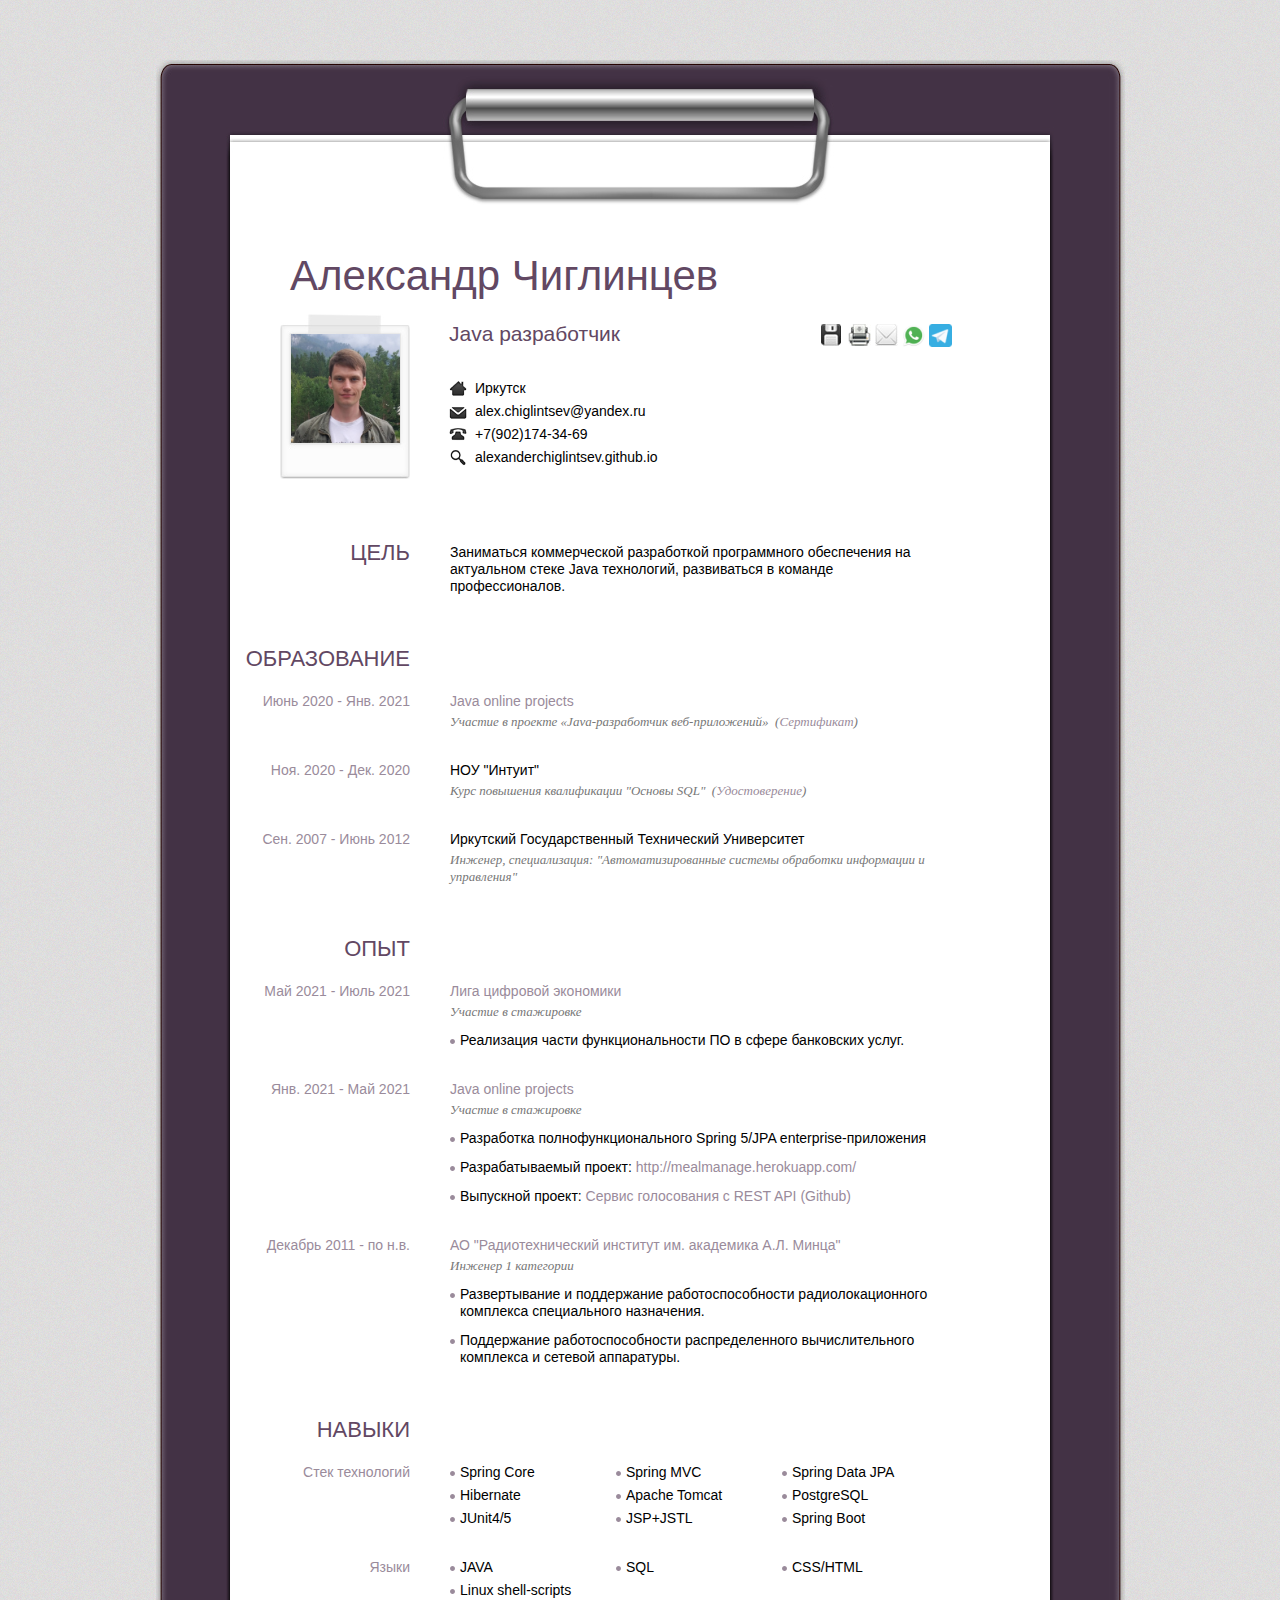
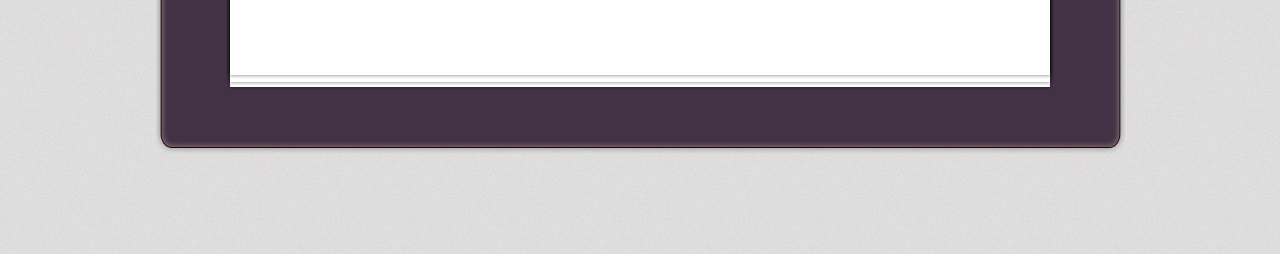
<file: index.html>
<!DOCTYPE html PUBLIC "-//W3C//DTD XHTML 1.0 Transitional//EN" "http://www.w3.org/TR/xhtml1/DTD/xhtml1-transitional.dtd">
<html xmlns="http://www.w3.org/1999/xhtml">
<head>
<meta http-equiv="Content-Type" content="text/html; charset=UTF-8" />
<title>Резюме - Александр Чиглинцев</title>
<link type="text/css" rel="stylesheet" href="css/purple.css" />
<link type="text/css" rel="stylesheet" href="css/print.css" media="print"/>
<!--[if IE 7]>
<link href="css/ie7.css" rel="stylesheet" type="text/css" />
<![endif]-->
<!--[if IE 6]>
<link href="css/ie6.css" rel="stylesheet" type="text/css" />
<![endif]-->
<script type="text/javascript" src="js/jquery-1.4.2.min.js"></script>
<script type="text/javascript" src="js/jquery.tipsy.js"></script>
<script type="text/javascript" src="js/scrollTo.js"></script>
<script type="text/javascript" src="js/jquery.colorbox.js"></script>
<script type="text/javascript" src="js/custom.js"></script>
<script type="text/javascript">
		
</script>
</head>
<body>
<!-- Begin Wrapper -->
<div id="wrapper">
  <div class="wrapper-top"></div>
  <div class="wrapper-mid">
    <!-- Begin Paper -->
    <div id="paper">
      <div class="paper-top"></div>
      <div id="paper-mid">
        <div class="entry">
		  <h1 class="name">Александр Чиглинцев</h1>
              
          <!-- Begin Image -->
          <img class="portrait" src="images/image.jpg" alt="Александр Чиглинцев" />
          <!-- End Image -->
          <!-- Begin Personal Information -->
          <div class="self">
            <h1><span>Java разработчик</span></h1>
            <ul>
              <li class="ad">Иркутск</li>
              <li class="mail">alex.chiglintsev@yandex.ru</li>
              <li class="tel">+7(902)174-34-69</li>
              <li class="web">alexanderchiglintsev.github.io</li>
            </ul>
          </div>
          <!-- End Personal Information -->
          <!-- Begin Social -->
          <div class="social">
            <ul>
              <li><a class='north' href="resume/Alexander_Chiglintsev_resume.pdf" title="Загрузить .pdf"><img src="images/icn-save.jpg" alt="Загрузить pdf версию" /></a></li>
              <li><a class='north' href="javascript:window.print()" title="Печать"><img src="images/icn-print.jpg" alt="" /></a></li>
              <li><a class='north' id="contact" href="contact/index.html" title="Написать мне"><img src="images/icn-contact.jpg" alt="" /></a></li>
              <li><a class='north' href="https://api.whatsapp.com/send?phone=79021743469" title="Написать мне в WhatsApp" target="_blank"><img src="images/icn-whatsapp.png" alt="" /></a></li>
              <li><a class='north' href="https://tgmsg.ru/alex_chiglintsev" title="Написать мне в Telegram" target="_blank"><img src="images/icn-telegram.png" alt="" /></a></li>
            </ul>
          </div>
          <!-- End Social -->
        </div>
        <!-- Begin 1st Row -->
        <div class="entry">
          <h2>ЦЕЛЬ</h2>
          <p>Заниматься коммерческой разработкой программного обеспечения на актуальном стеке Java технологий, развиваться в команде профессионалов.</p>
        </div>
        <!-- End 1st Row -->
        <!-- Begin 2nd Row -->
        <div class="entry">
          <h2>ОБРАЗОВАНИЕ</h2>
		  <div class="content">
            <h3>Июнь 2020 - Янв. 2021</h3>
            <p><a href="https://javaops.ru">Java online projects</a><br />
              <em>Участие в проекте «Java-разработчик веб-приложений» &nbsp(<a href="https://javaops.ru/certificate/basejava?email=sanex.idet@gmail.com" target="_blank">Сертификат</a>)</em></p>
          </div>
          <div class="content">
            <h3>Ноя. 2020 - Дек. 2020</h3>
            <p>НОУ "Интуит"<br />
              <em>Курс повышения квалификации "Основы SQL" &nbsp(<a href="https://intuit.ru/verifydiplomas/101416062" target="_blank">Удостоверение</a>)</em></p>
          </div>
          <div class="content">
            <h3>Сен. 2007 - Июнь 2012</h3>
            <p>Иркутский Государственный Технический Университет<br />
              <em>Инженер, специализация: "Автоматизированные системы обработки информации и управления"</em></p>
          </div>
        </div>
        <!-- End 2nd Row -->
        <!-- Begin 3rd Row -->
        <div class="entry">
          <h2>ОПЫТ</h2>
		  <div class="content">
            <h3>Май 2021 - Июль 2021</h3>
            <p><a href="https://www.digitalleague.ru/" target="_blank">Лига цифровой экономики</a><br />
              <em>Участие в стажировке</em></p>
            <ul class="info">
              <li>Реализация части функциональности ПО в сфере банковских услуг.</li>
            </ul>
          </div>
          <div class="content">
            <h3>Янв. 2021 - Май 2021</h3>
            <p><a href="https://javaops.ru" target="_blank">Java online projects</a><br />
              <em>Участие в стажировке</em></p>
            <ul class="info">
              <li>Разработка полнофункционального Spring 5/JPA enterprise-приложения</li>
              <li>Разрабатываемый проект: <a href="http://mealmanage.herokuapp.com/" target="_blank">http://mealmanage.herokuapp.com/</a></li>
			  <li>Выпускной проект: <a href="https://github.com/AlexanderChiglintsev/lunchvotes" target="_blank">Сервис голосования с REST API (Github)</a></li>
            </ul>
          </div>
          <div class="content">
            <h3>Декабрь 2011 - по н.в.</h3>
            <p><a href="https://www.rti-mints.ru/" target="_blank">АО "Радиотехнический институт им. академика А.Л. Минца" </a><br />
              <em>Инженер 1 категории</em></p>
            <ul class="info">
              <li>Развертывание и поддержание работоспособности радиолокационного комплекса специального назначения. </li>
              <li>Поддержание работоспособности распределенного вычислительного комплекса и сетевой аппаратуры. </li>
            </ul>
          </div>
        </div>
        <!-- End 3rd Row -->
        <!-- Begin 4th Row -->
        <div class="entry">
          <h2>НАВЫКИ</h2>
          <div class="content">
            <h3>Стек технологий</h3>
            <ul class="skills">
              <li>Spring Core</li>
              <li>Spring MVC</li>
              <li>Spring Data JPA</li>
              <li>Hibernate</li>
              <li>Apache Tomcat</li>
              <li>PostgreSQL</li>
              <li>JUnit4/5</li>
              <li>JSP+JSTL</li>
              <li>Spring Boot</li>
            </ul>
          </div>
          <div class="content">
            <h3>Языки</h3>
            <ul class="skills">
              <li>JAVA</li>
              <li>SQL</li>
              <li>CSS/HTML</li>
              <li>Linux shell-scripts</li>
            </ul>
          </div>
        </div>
        <!-- End 4th Row -->
        
      </div>
      <div class="clear"></div>
      <div class="paper-bottom"></div>
    </div>
    <!-- End Paper -->
  </div>
  <div class="wrapper-bottom"></div>
</div>
<!-- End Wrapper -->
</body>
</html>
</file>
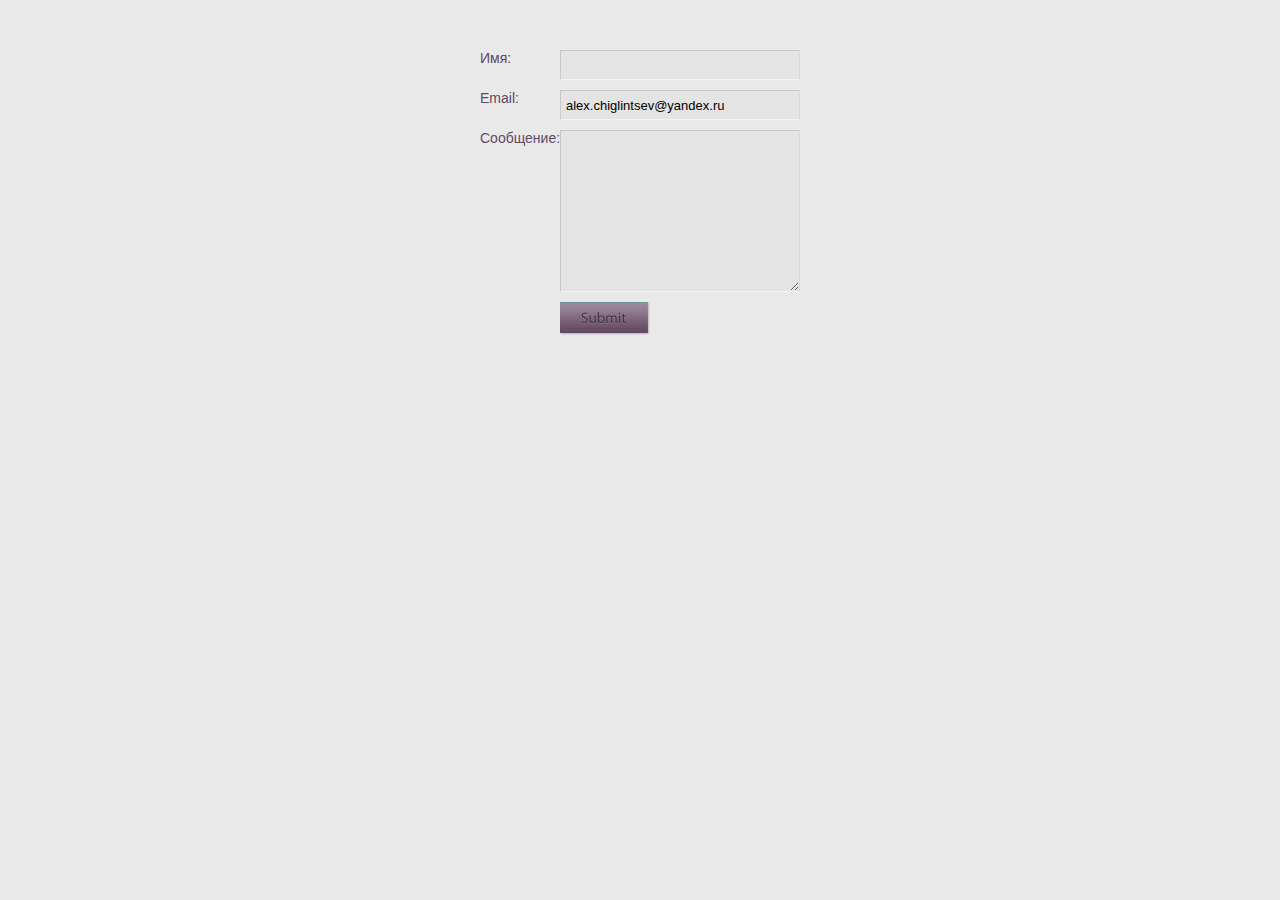
<file: contact/index.html>
<!DOCTYPE html PUBLIC "-//W3C//DTD XHTML 1.0 Transitional//EN" "http://www.w3.org/TR/xhtml1/DTD/xhtml1-transitional.dtd">
<html xmlns="http://www.w3.org/1999/xhtml">

<head>
	<meta http-equiv="Content-Type" content="text/html; charset=UTF-8" />
	<title>Форма для связи</title>
	<link rel="stylesheet" type="text/css" href="../css/purple.css" />
	<script type="text/javascript" src="js/jquery-1.2.6.min.js"></script>
	<script type="text/javascript" src="js/jquery.validate.js"></script>
	
	<script type="text/javascript">
	$(document).ready(function(){
		
		$("#contactform").validate();
	});
	</script>
</head>

<body class="contact">
<form method="post" action="contactengine.php" id="contactform">

<label for="Name">Имя:</label>

	<input type="text" name="Name" id="Name" class="required" />

<label for="Email">Email:</label>

	<input type="text" name="Email" id="Email" value="alex.chiglintsev@yandex.ru" class="required email" />

<label for="Message">Сообщение:</label>

	<textarea name="Message" id="Message" rows="10" cols="20" class="required"></textarea>
<div class="clear"></div>
<input type="submit" name="Отправить" value="" class="submit-button" />
</form>
	
</body>
</html>
</file>
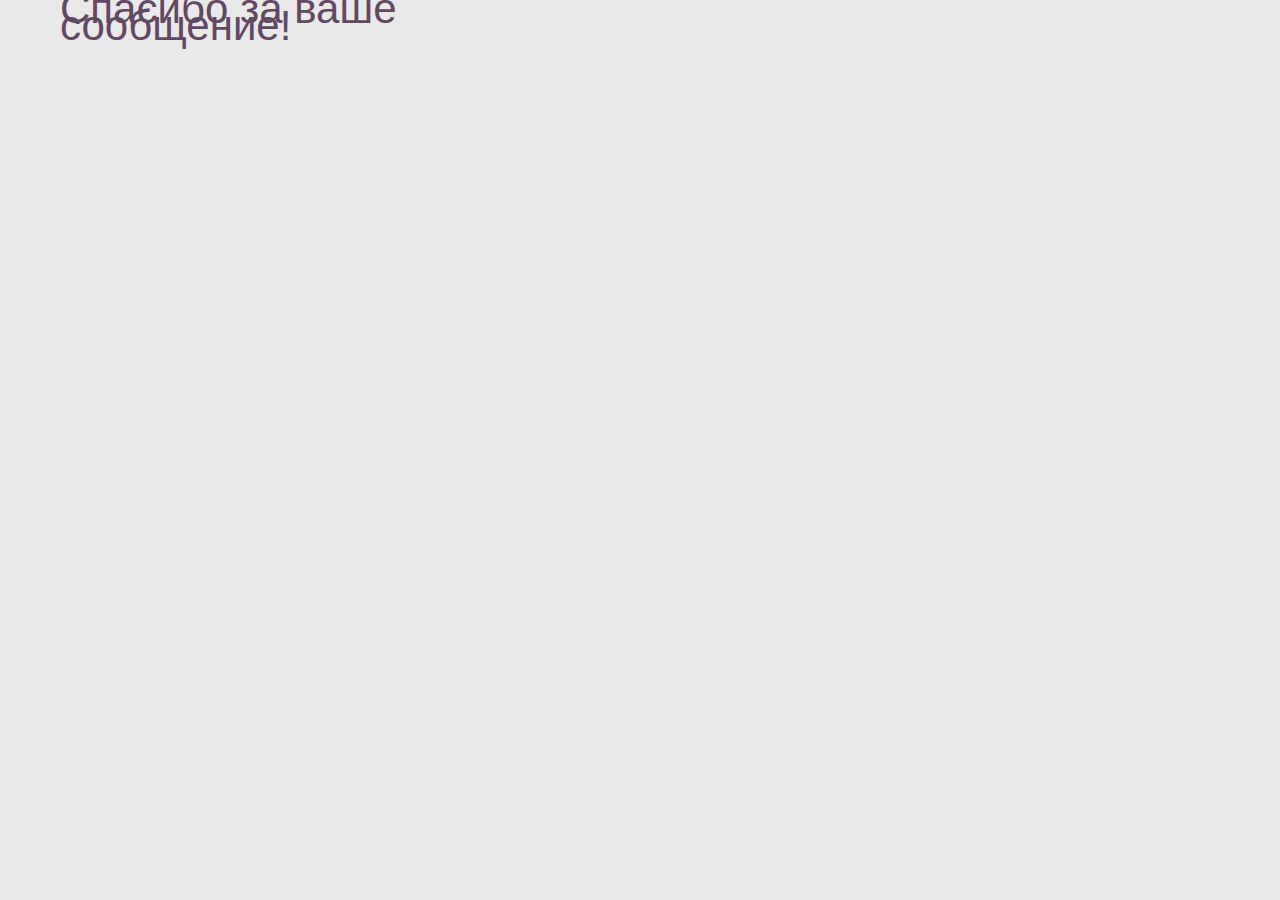
<file: contact/contactthanks.html>
<!DOCTYPE html PUBLIC "-//W3C//DTD XHTML 1.0 Transitional//EN" "http://www.w3.org/TR/xhtml1/DTD/xhtml1-transitional.dtd">
<html xmlns="http://www.w3.org/1999/xhtml">

<head>
	<meta http-equiv="Content-Type" content="text/html; charset=UTF-8" />
	<title>Форма связи | Спасибо!</title>
	<link rel="stylesheet" type="text/css" href="../css/purple.css" />
</head>

<body class="contact">


		<h1>Спасибо за ваше сообщение!</h1>
	

</body>

</html>
</file>
<file: css/print.css>
body {
	font-family: "Trebuchet MS", Arial, Helvetica, sans-serif;
	background-color: white;
	font-size:13pt;
	line-height: 17pt;
}

.clear {
	clear:both;
}

a, a:hover, a:visited, a:active {
	color:#9a8b9b;
	text-decoration: none;
}

#wrapper, .wrapper-mid {
	background: none;
}

.wrapper-top, .wrapper-bottom  {
	display:none;
}

#paper {
	width:820px;
	margin:0 auto;
}

.paper-top, .paper-bottom {
	display:none;
}

#paper-mid {
	width:820px;
	margin:0 auto;
	background-color:#FFF;
	display:block;
	padding:0;
	overflow: hidden;
	padding-bottom:75px;
	padding-top:7px;
}

.entry {
	width:820px;
	display: block;
	padding-top:45px;
	clear: both;
}

h1 {
	width:700px;
	font-size:42pt;
	color:#624863;
	margin-bottom:-30;
	margin-left: 60px;
}

h1 span {
	font-size:21pt;
	display:block;
	margin-left:-60px;
	margin-top:0px;
	color:#624863;
}

h2 {
	width:180px;
	height: 23px;
	text-align: right;
	float:left;
	padding:0;
	margin:0;
	clear:both;
	font-size:22pt;
	margin-bottom:-12px;
	color:#624863;
}

p {
	width:600px;
	margin-left:40px;
	float:right;
}

ul.list {
	clear: both;
	padding:0;
	margin:0;
	overflow: hidden;
}

ul.list li {
	display:block;
	float:right;
	padding-top:32px;
}


h3 {
	width:180px;
	text-align: right;
	float:left;
	padding:0;
	clear:both;
	font-size: 13pt;
	color:black;
}

em {
	font-family: Georgia, "Times New Roman", serif;
	font-style: italic;
	color:#999;
	font-size:12pt;
	display: block;
	padding-top:0;
}

ul.info {
	float:right;
	width:600px;
	margin-left:40px;
	background: none;
	list-style: square;
	
}

ul.info li {
	margin:0;
	padding:0;
	float:left;
	display: block;
	width:600px;
	padding-left:0;
	background-position: 0 .5em;
	margin-top:12px;
	list-style-type: square;
}

ul.skills {
	margin:0;
	padding:0;
	float:right;
	width:600px;
	margin-left:40px;
	margin-top:-6px;
	background: none;
	list-style: square;
}

ul.skills li {
	margin:0;
	padding:0;
	float:left;
	width:176px;
	padding-left:0;
	background-position: 0 .5em;
	margin-top:6px;
}

img.portrait {
	border:1px solid #000;
	padding:10px;	
}

.self {
	width:500px;
	float:left;
	padding-top:-100px;
	margin-left:0;
	margin-bottom:15px;
	margin-left:38px;
}

.self ul {
	padding-top: 10px;
}

.self ul li {
	background-repeat: no-repeat;
	padding-left:0;
	background-position: 0 .1em;
	height:25px;
	display:block;
	margin-top:-2px;
}

.social {
	display:none;
}

/* ELEMENTS */
/* ----------------------------------------- */

table {
	width: 590px;
	margin-left:40px;
	float:right;
	border-collapse: collapse;
	border-bottom:1px dashed #999;
	border-top:1px dashed #999;
}

table td {
	padding: 10px;
	padding-top:0;
	border-right:1px dashed #999;
}

table td:hover {
	background-color: #f2f2f2;
}

table th {
	padding: 10px;
	padding-top:0;
	color:#9a8b9b;
	text-align: left;
	border-right:1px dashed #999;
}

table td.center {
	text-align: center;
}

table td.last {
	background: none;
}

table th.center {
	text-align: center;
}

table th.last {
	background: none;
}

table tr {
	border-left:1px dashed #999;
	border-top:1px dashed #999;
}

table tr.caption {
	border-left:1px dashed #999;
}

blockquote {
	border-left:3px solid #9a8b9b;
	padding-left:8px;
	margin-top:20px;
	width:585px;
	margin-left:40px;
	float:right;
}

pre {
	width:500px;
	margin-left:40px;
	float:right;
}

abbr, acronym {
	border-bottom:1px dashed #9a8b9b;
}

strong {
	font-weight: bold;
}

small {
	font-size:70%;
}

big {
	font-size:1.2em;
}

/* GO TO TOP */
/* ----------------------------------------- */

#message {
	display:none;
}

.works {
	display:none;
}
</file>
<file: css/ie7.css>
@charset "UTF-8";

.self {
	padding-top: 4px;
}

h1 span {
	margin-top:-15px;
}
</file>
<file: css/ie6.css>
@charset "UTF-8";

.self {
	padding-top: 4px;
}

h1 span {
	margin-top:-15px;
}

.social {
	width:150px;
}

ul.list {
	margin-top:-56px;
}
</file>
<file: css/purple.css>
@charset "UTF-8";
/* RESET */
/* ----------------------------------------- */
html, body, div, span, applet, object, iframe,
h1, h2, h3, h4, h5, h6, p, blockquote, pre,
a, abbr, acronym, address, big, code,
del, dfn, em, font, img, ins, kbd, q, s, samp,
small, strike, strong, tt, var,
dl, dt, dd, ol, ul, li,
fieldset, form, label, legend,
table, caption, tbody, tfoot, thead, tr, th, td {
	margin: 0;
	padding: 0;
	border: 0;
	outline: 0;
	font-weight: inherit;
	font-style: inherit;
	font-size: 100%;
	font-family: inherit;
	vertical-align: baseline;
}
:focus {
	outline: 0;
}
body {
	line-height: 1;
}
/* tables still need 'cellspacing="0"' in the markup */
table {
	border-collapse: separate;
	border-spacing: 0;
}
caption, th, td {
	text-align: left;
	font-weight: normal;
}
blockquote:before, blockquote:after,
q:before, q:after {
	content: "";
}
blockquote, q {
	quotes: "" "";
}

.clear {
	clear:both;
}


/* LAYOUT */
/* ----------------------------------------- */

body {
	font-family: "Trebuchet MS", Arial, Helvetica, sans-serif;
	background-color: #e1e0db;
	background-image: url(../images/bg.jpg);
	background-repeat: repeat;
	font-size:14px;
	line-height: 17px;
	color:#000;
}

.contact {
	background-image: none;
	background-color:#e9e9e9;
}

a, a:visited, a:active {
	color:#9a8b9b;
	text-decoration: none;
}

a:hover {
	color:#9a8b9b;
	text-decoration: underline;
}

/* DOSSIER BACKGROUND */
/* ----------------------------------------- */

#wrapper {
	width:969px;
	margin:0 auto;
	margin-top:60px;
	margin-bottom:100px;
}

.wrapper-top {
	width:969px;
	height:19px;
	margin:0 auto;
	background-image:url(../images/btop.jpg);
	background-repeat:no-repeat;
}

.wrapper-mid {
	width:969px;
	margin:0 auto;
	background-image:url(../images/bmid.jpg);
	background-repeat: repeat-y;
	padding-bottom:40px;
}

.wrapper-bottom {
	width:969px;
	height:22px;
	padding:0;
	margin:0 auto;
	background-image:url(../images/bbottom.jpg);
	background-repeat:no-repeat;
}

/* PAPER BACKGROUND */
/* ----------------------------------------- */

#paper {
	width:828px;
	margin:0 auto;
}

.paper-top {
	width:828px;
	margin:0 auto;
	background-image:url(../images/ptop.jpg);
	background-repeat:no-repeat;
	height:126px;
}

#paper-mid {
	width:828px;
	margin:0 auto;
	background-image:url(../images/pmid.jpg);
	background-repeat:repeat-y;
	display:block;
	padding:0;
	overflow: hidden;
	padding-bottom:75px;
	padding-top:7px;
}

.paper-bottom {
	width:828px;
	height:18px;
	margin:0 auto;
	background-image:url(../images/pbottom.jpg);
	background-repeat:no-repeat;
}

/* ENTRIES */
/* ----------------------------------------- */

.entry {
	width:720px;
	display: block;
	padding-top:55px;
	clear: both;
	margin-left:4px;
}

h1  {
	width:450px;
	font-size:42px;
	color:#624863;
	margin-bottom:30px;
	margin-left: 60px;
	clear:both;
}

h1 span {
	font-size:21px;
	display:block;
	color:#624863;
	margin-left: -60px;
}

h2 {
	width:180px;
	height: 23px;
	text-align: right;
	float:left;
	padding:0;
	margin:0;
	clear:both;
	font-size:22px;
	color:#624863;
	margin-bottom:-12px;
}

p {
	width:500px;
	margin-left:40px;
	float:right;	
}

p img {
	float:right;
	margin-left:20px;
	padding-left:10px;
}

div.content {
	clear: both;
	padding:0;
	margin:0;
	overflow: hidden;
	display:block;
	padding-top:32px;
}

h3 {
	width:180px;
	text-align: right;
	float:left;
	padding:0;
	clear:both;
	font-size: 14px;
	color:#9a8b9b;
}

h4 {
	width:180px;
	text-align: right;
	float:left;
	padding:0;
	clear:both;
	font-size: 11px;
	color:#9a8b9b;
}

h5 {
	width:180px;
	text-align: right;
	float:left;
	padding:0;
	clear:both;
	font-size: 10px;
	color:#9a8b9b;
}

h6 {
	width:180px;
	text-align: right;
	float:left;
	padding:0;
	clear:both;
	font-size: 9px;
	color:#9a8b9b;
}

em {
	font-family: Georgia, "Times New Roman", serif;
	font-style: italic;
	color:#777777;
	font-size:13px;
	display: block;
	padding-top:3px;
}


ol {
	float:right;
	width:500px;
	margin-left:40px;
	list-style: decimal;
	
}

ol li {
	width:500px;
	list-style-type: decimal;
	list-style-position: inside;
}

dl {
	float:right;
	width:500px;
	margin-left:40px;
	
}

dt {
	float:left;
	display: block;
	width:500px;
		color:#9a8b9b;
}

dd {
	float:left;
	display: block;
	width:480px;
	text-indent:20px;
}

ul.unordered {
	float:right;
	width:500px;
	margin-left:40px;
	
}

ul.unordered li {
	margin:0;
	padding:0;
	float:left;
	display: block;
	width:500px;
	background-image:url(../images/bullet.gif);
	background-repeat: no-repeat;
	padding-left:10px;
	background-position: 0 .5em;
	margin-top:0;
}

ul.info {
	float:right;
	width:500px;
	margin-left:40px;
	list-style-type: none; 
}

ul.info li {
	margin:0;
	padding:0;
	float:left;
	display: block;
	width:500px;
	background-image:url(../images/bullet.gif);
	background-repeat: no-repeat;
	padding-left:10px;
	background-position: 0 .5em;
	margin-top:12px;
}

ul.skills {
	margin:0;
	padding:0;
	float:right;
	width:500px;
	margin-left:40px;
	margin-top:-6px;
	list-style-type: none;
	
}

ul.skills li {
	margin:0;
	padding:0;
	float:left;
	width:156px;
	background-image:url(../images/bullet.gif);
	background-repeat: no-repeat;
	padding-left:10px;
	background-position: 0 .5em;
	margin-top:6px;
}

ul.works {
	margin:0;
	padding:0;
	float:right;
	width:500px;
	margin-left:40px;
	list-style-type: none;
}

ul.works li {
	margin:0;
	padding:0;
	float:left;
}

ul.works li img {
	padding:4px;
	background-color:#fff;
	width:95px;
	height:95px;
	border:1px solid #ccc5cd;
	margin-right:20px;
	margin-bottom:16px;
}

ul.works li img:hover {
	border:1px solid #624863;
	cursor: pointer;
}

img.portrait {
	background-image:url(../images/frame.jpg);
	background-repeat: no-repeat;
	width:109px;
	height:109px;
	padding-top:20px;
	padding-left:11px;
	padding-right:11px;
	padding-bottom:36px;
	margin-left:50px;
	float:left;
	
}


/* SELF INFORMATION */
/* ----------------------------------------- */

.self {
	width:250px;
	float:left;
	padding-top:11px;
	margin-left:38px;
	margin-bottom:15px;
}

.self ul {
	padding-top: 10px;
}

.self ul li.ad {
	background-image:url(../images/icn-ad.gif);
}

.self ul li.mail {
	background-image:url(../images/icn-mail.gif);
}

.self ul li.tel {
	background-image:url(../images/icn-tel.gif);
}

.self ul li.web {
	background-image:url(../images/icn-web.gif);
}

.self ul li {
	background-repeat: no-repeat;
	padding-left:26px;
	background-position: 0 .1em;
	height:25px;
	display:block;
	margin-top:-2px;
}

/* SOCIAL ICONS */
/* ----------------------------------------- */

.social {
	width:135px;
	float:right;
	padding-top:10px;
}

.social ul {
	list-style: none;
}

.social ul li {
	float:left;
	width:21px;
	height:24px;
	margin:0;
	padding:0;
	margin-left:6px;
}

/* TIPSY */
/* ----------------------------------------- */

.tipsy { padding: 5px; font-size: 10px; background-repeat: no-repeat;  background-image: url(../images/tipsy.gif); }
.tipsy-inner { padding: 5px 8px 4px 8px; background-color: #433245; color: #fff; max-width: 200px; text-align: center; }
.tipsy-inner { -moz-border-radius:3px; -webkit-border-radius:3px; }
.tipsy-north { background-position: top center; }
.tipsy-south { background-position: bottom center; margin-bottom:20px; }
.tipsy-east { background-position: right center; }
.tipsy-west { background-position: left center; }


/* COLORBOX */
/* ----------------------------------------- */

#colorbox, #cboxOverlay, #cboxWrapper{position:absolute; top:0; left:0; z-index:9999; overflow:hidden;}
#cboxOverlay{position:fixed; width:100%; height:100%;}
#cboxMiddleLeft, #cboxBottomLeft{clear:left;}
#cboxContent{position:relative; overflow:hidden;}
#cboxLoadedContent{overflow:auto;}
#cboxLoadedContent iframe{display:block; width:100%; height:100%; border:0;}
#cboxTitle{margin:0; display:none;}
#cboxLoadingOverlay, #cboxLoadingGraphic{position:absolute; top:0; left:0; width:100%;}
#cboxPrevious, #cboxNext, #cboxClose, #cboxSlideshow{cursor:pointer;}

#cboxOverlay{background:#666;}

#colorBox{}
#cboxTopLeft{width:25px; height:25px; background:url(../images/border1.png) 0 0 no-repeat;}
#cboxTopCenter{height:25px; background:url(../images/border1.png) 0 -50px repeat-x;}
#cboxTopRight{width:25px; height:25px; background:url(../images/border1.png) -25px 0 no-repeat;}
#cboxBottomLeft{width:25px; height:25px; background:url(../images/border1.png) 0 -25px no-repeat;}
#cboxBottomCenter{height:25px; background:url(../images/border1.png) 0 -75px repeat-x;}
#cboxBottomRight{width:25px; height:25px; background:url(../images/border1.png) -25px -25px no-repeat;}
#cboxMiddleLeft{width:25px; background:url(../images/border2.png) 0 0 repeat-y;}
#cboxMiddleRight{width:25px; background:url(../images/border2.png) -25px 0 repeat-y;}
#cboxContent{background:#fff;}
#cboxLoadedContent{margin-bottom:20px;}
#cboxTitle{position:absolute; bottom:0px; left:0; text-align:center; width:100%; color:#624863;}
#cboxCurrent{position:absolute; bottom:0px; left:100px; color:#000;}
#cboxSlideshow{position:absolute; bottom:0px; right:42px; color:#444;}
#cboxPrevious{position:absolute; bottom:0px; left:0; color:#444;}
#cboxNext{position:absolute; bottom:0px; left:63px; color:#444;}
#cboxLoadingOverlay{background:url(../images/loading.gif) 5px 5px no-repeat #fff;}
#cboxClose{position:absolute; bottom:0; right:0; display:block; color:#444;}


/* GO TO TOP */
/* ----------------------------------------- */

#message {
	display: block;
	display: none;
	z-index: 999;
	opacity: .8;
	position: fixed;
	top: 100%;
	margin-top: -40px;
	right: 0%;
	margin-right:10px;
	-moz-border-radius: 3px;
	-webkit-border-radius: 3px;
	width: 77px;
	line-height: 20px;
	height: 20px;
	padding: 5px;
	background-color: #433245;
	font-size: 12px;
	text-align: center;
}

#message a {
	color: #fff;
}
	
/* ELEMENTS */
/* ----------------------------------------- */

table {
	width: 500px;
	margin-left:40px;
	float:right;
	border-collapse: collapse;
	border-bottom:1px dashed #999;
	border-top:1px dashed #999;
}

table td {
	padding: 10px;
	padding-top:0;
	border-right:1px dashed #999;
}

table td:hover {
	background-color: #f2f2f2;
}

table th {
	padding: 10px;
	padding-top:0;
	color:#9a8b9b;
	text-align: left;
	border-right:1px dashed #999;
}

table td.center {
	text-align: center;
}

table td.last {
	background: none;
}

table th.center {
	text-align: center;
}

table th.last {
	background: none;
}

table tr {
	border-left:1px dashed #999;
	border-top:1px dashed #999;
}

table tr.caption {
	border-left:1px dashed #999;
}

blockquote {
	border-left:3px solid #9a8b9b;
	padding-left:8px;
	width:489px;
	margin-left:40px;
	float:right;
}

abbr, acronym {
	border-bottom:1px dashed #9a8b9b;
}

strong {
	font-weight: bold;
}

small {
	font-size:70%;
}

big {
	font-size:1.2em;
}


/* CONTACT */

fieldset, legend {
	float:right;
	width:500px;
	padding:0;
	margin:0;
	margin-left:40px;
}

h1.warn {
	color:#624863;
	font-size:18px;
	margin-top:30px;
	padding:50px;
	text-align: center;
}

#contactform {
	width:320px;
	height:370px;
	margin:0 auto;
	padding:50px;
	overflow: hidden;
}

label {
	float:left;
	width:40px;
	height:28px;
	margin-bottom:10px;
	clear:both;
	color:#624863;
}

input {
	width:228px;
	float:right;
	height:18px;
	margin-bottom:10px;
	border-top:1px solid #c8c8c8;
	border-left:1px solid #c8c8c8;
	border-right:1px solid #dadada;
	border-bottom:1px solid #f2f2f2;
	background-color: #e4e4e4;
	font-family: "Trebuchet MS", Arial, Helvetica, sans-serif;
	font-size: 13px;
	padding:5px;
	outline: none;
}

input:focus {
	background-color: #dddddd;
	border-top:1px solid #c8c8c8;
	border-left:1px solid #c8c8c8;
	border-right:1px solid #dadada;
	border-bottom:1px solid #f2f2f2;
}

textarea {
	border-top:1px solid #c8c8c8;
	border-left:1px solid #c8c8c8;
	border-right:1px solid #dadada;
	border-bottom:1px solid #f2f2f2;
	background-color: #e4e4e4;
	width:228px;
	float:right;
	margin-bottom:10px;
	font-family: "Trebuchet MS", Arial, Helvetica, sans-serif;
	font-size: 13px;
	padding:5px;
	outline: none;
}

textarea:focus {
	background-color: #dddddd;
	border-top:1px solid #c8c8c8;
	border-left:1px solid #c8c8c8;
	border-right:1px solid #dadada;
	border-bottom:1px solid #f2f2f2;
}

.submit-button {
	background: transparent url(../images/submit.jpg) no-repeat 0 0;
	display: block;
	clear: both;
	width:90px;
	height: 33px; 
	border:none;
	float:left;
	margin-left: 80px;
	text-indent: -9999px;
	outline: 0;
	cursor: pointer;
	padding:0;
}

.submit-button:hover {
	background: transparent url(../images/submit.jpg) no-repeat 0 -33px;
	outline: 0;
	border: none;
}

label.error {
	clear: both;
	padding:0;
	margin-top:-5px;
	color:#9a8b9b;
	font-size: 1.0em;
	font-style: italic;
	font-weight: normal;
	margin-left:80px;
	width:238px;
}
</file>
